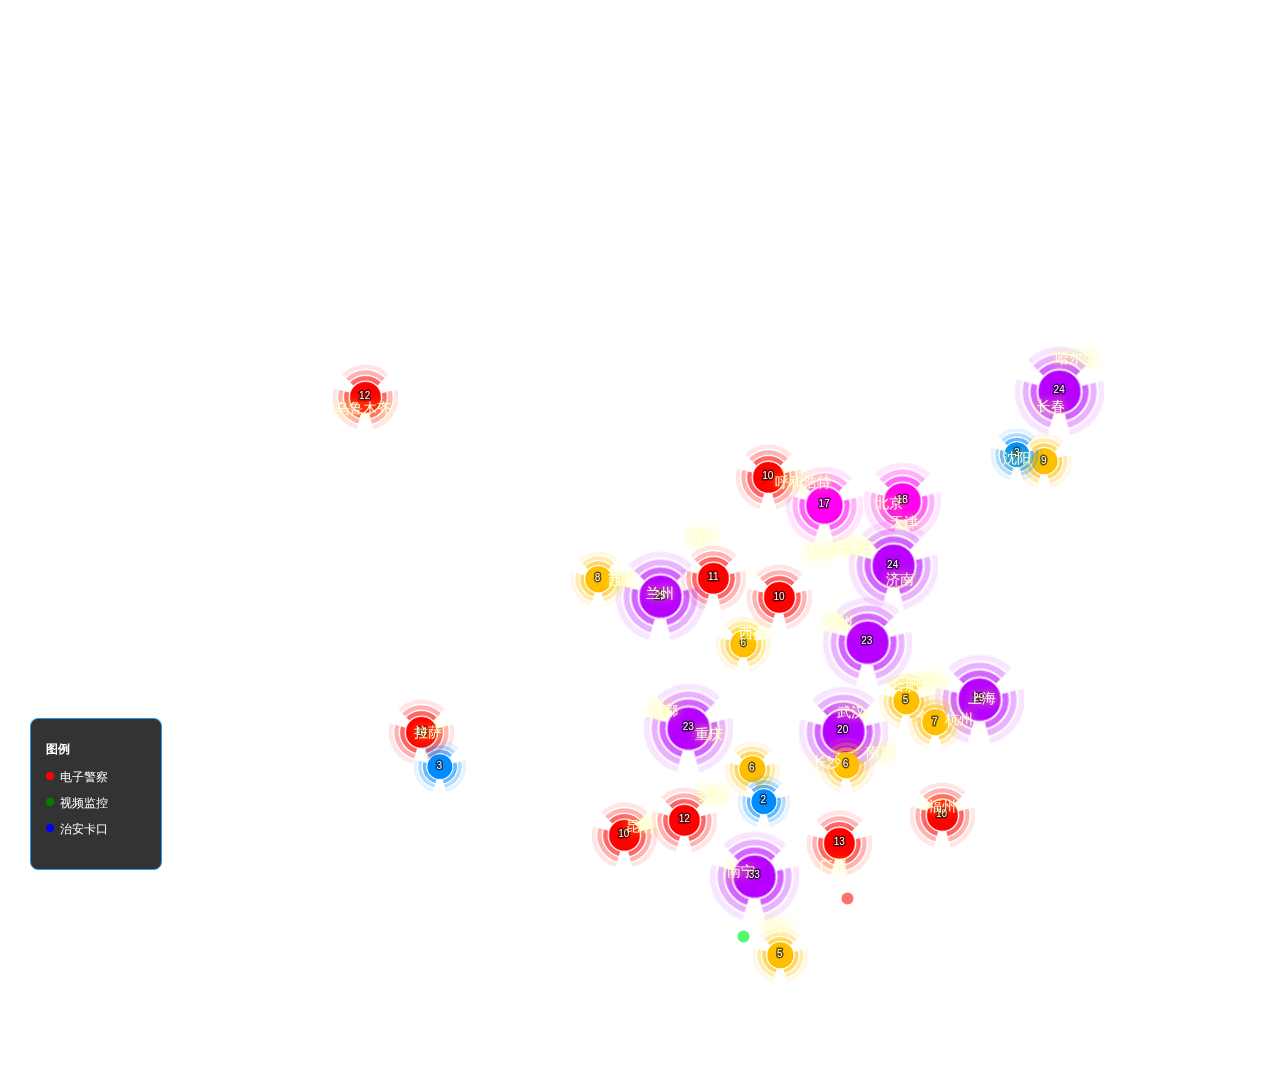
<file: src/car1.html>
<!DOCTYPE html>
<html>
  <head>
    <meta  charset="utf-8" />
    <title>安全系统模块</title>
    <meta content="width=device-width, initial-scale=1.0" name="viewport" />
    <meta content="" name="description" />
    <meta content="" name="author" />
    <!-- BEGIN MAP STYLES -->
    <link href="css/reset.css" rel="stylesheet" type="text/css">
    <link href="css/ol.css" rel="stylesheet" type="text/css">
    <link href="css/map.css" rel="stylesheet" type="text/css">
    <link href="css/car1.css" rel="stylesheet" type="text/css">
    <!-- END MAP STYLES -->
  </head>
  <!-- END HEAD -->
  <!-- BEGIN BODY -->
  <body class="page-header-fixed">

    <div id="omap" class="omap"></div>
    <div id="contextmenu_container" class="map-dropList">
      <ul>
        <li>平台</li>
        <li>视频</li>
      </ul>
    </div>

    <div class="container">
      <div class="card">
        <div class="header">
          <div class="left"></div>
          <div class="right"></div>
          <div class="center"></div>
        </div>
        <div class="middle">
          <div class="left"></div>
          <div class="context-menu">
            <h2>嫌疑车辆信息</h2>
            <div id="cardList" class="cards-list clearfix">
            </div>
          </div>
          <div class="right"></div>
        </div>
        <div class="footer">
          <div class="left"></div>
          <div class="bottom-line"></div>
          <div class="center"></div>
          <div class="bottom-line"></div>
          <div class="right"></div>
        </div>
      </div>
      <div class="card">
        <div class="header">
          <div class="left"></div>
          <div class="right"></div>
          <div class="center"></div>
        </div>
        <div class="middle">
          <div class="left"></div>
          <div class="content-list">
            <h2 data-el="roadName">成府路西向南方向</h2>
            <table id="tableInfo" class="table-info">
              <thead>
                <tr>
                  <th width="80">车牌号</th>
                  <th width="80">车辆颜色</th>
                  <th width="80">车型</th>
                  <th width="160">经过时间</th>
                  <th width="80">详情</th>
                </tr>
              </thead>
              <tbody id="tableTbody">
              </tbody>
            </table>
          </div>
          <div class="right"></div>
        </div>
        <div class="footer">
          <div class="left"></div>
          <div class="bottom-line"></div>
          <div class="center"></div>
          <div class="bottom-line"></div>
          <div class="right"></div>
        </div>
      </div>

    </div>  
    
    <div class="map-guide">
      <p>图例</p>
      <ul>
        <li><i class="dot dot-red"></i>电子警察</li>
        <li><i class="dot dot-green"></i>视频监控</li>
        <li><i class="dot dot-blue"></i>治安卡口</li>
      </ul>
    </div>
        
    <div id="popContainer" class="pop-container hide">
      <div class="content">
        <span id="closePopBtn" class="close-btn"></span>
        <h2>车辆详情</h2>
        <div class="left-info">
          <p>车牌号：<span data-el="popNumber"></span></p>
          <p>车辆颜色：<span data-el="popColor"></span></p>
          <p>车型：<span data-el="popBrand"></span></p>
          <p>地点：<span data-el="popRoadName"></span></p>
          <p>经过时间：<span data-el="popTime"></span></p>
          <p>嫌疑内容：<span data-el="popDangerReason"></span></p>
        </div>
        <div class="right-pic">
          <ul>
            <li>
              <p>车辆照片</p>
              <p class="station-pic"><img data-el="popCarPic" src="images/car.png" alt=""></p>
            </li>
          </ul>
        </div>
      </div>
    </div>
    <!-- END BODY -->
  
    <!-- BEGIN CORE PLUGINS -->
    <script src="js/jquery-1.10.1.min.js" type="text/javascript"></script>

    <!-- BEGIN MAP SCRIPTS -->
    <script src="js/data.js" type="text/javascript"></script>
    <script src="js/index.js" type="text/javascript"></script>
    <script src="js/ol.js" type="text/javascript"></script>
    <script src="js/omap.js" type="text/javascript"></script>
    <script src="js/map.min.js" type="text/javascript"></script>
    <script src="js/cluster.js" type="text/javascript"></script>
    <!--END MAP SCRIPTS -->
    
    <!-- 当前页面内容js部分 -->
    <script src="js/config.js" type="text/javascript"></script>
    <script src="js/car1Data.js" type="text/javascript"></script>
    <script src="js/car1.js" type="text/javascript"></script>

  </body>

</html>
</file>
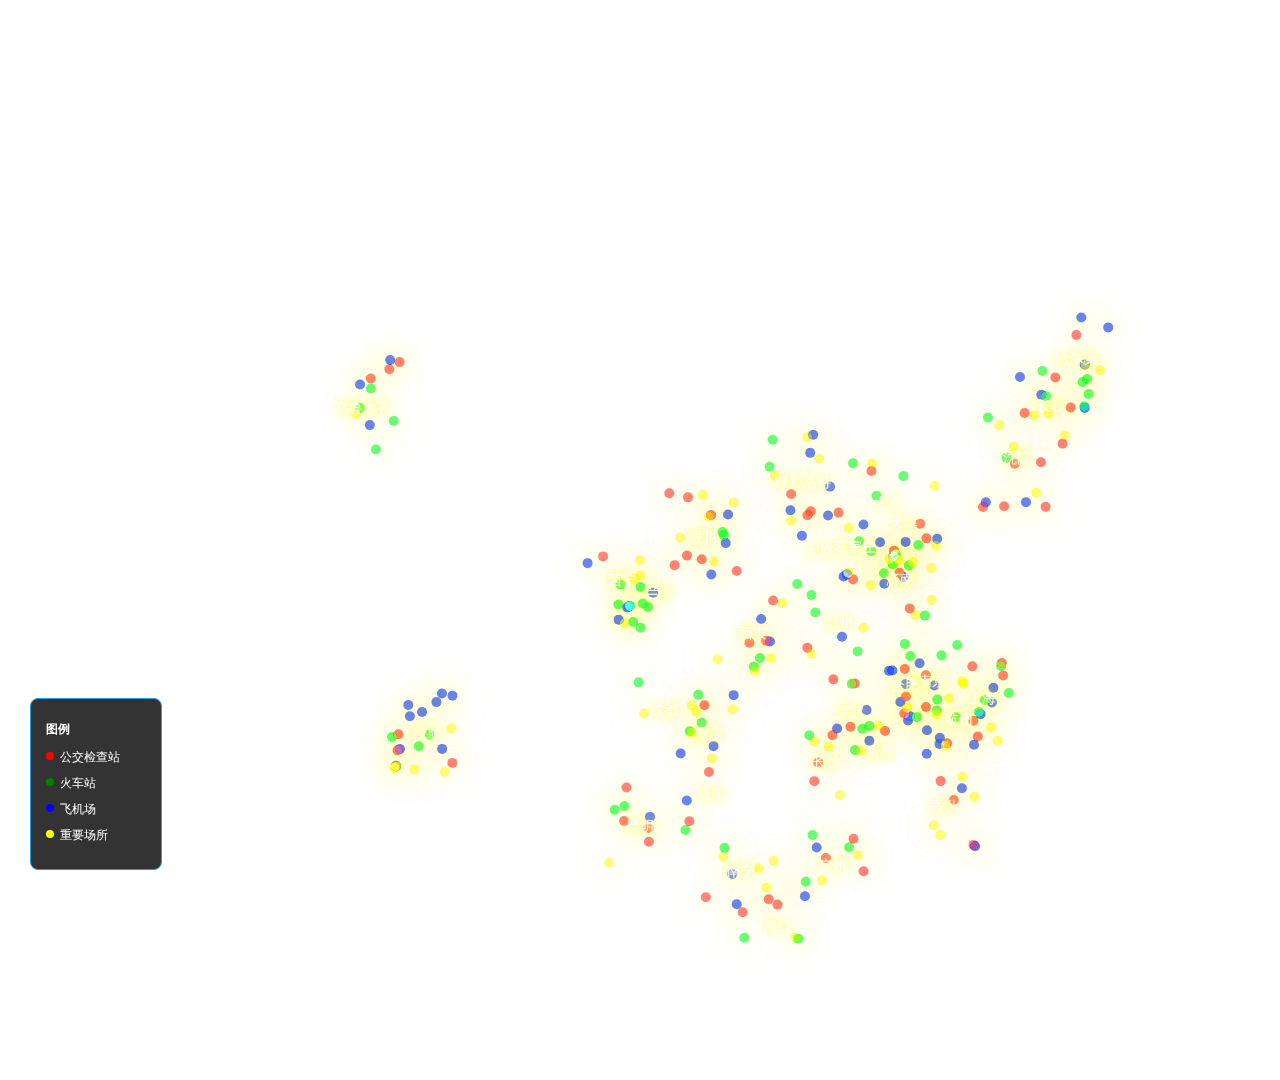
<file: src/person1.html>
<!DOCTYPE html>
<html>
	<head>
		<meta  charset="utf-8" />
		<title>安全系统模块</title>
		<meta content="width=device-width, initial-scale=1.0" name="viewport" />
		<meta content="" name="description" />
		<meta content="" name="author" />
		<!-- BEGIN MAP STYLES -->
		<link href="css/reset.css" rel="stylesheet" type="text/css">
		<link href="css/ol.css" rel="stylesheet" type="text/css">
		<link href="css/map.css" rel="stylesheet" type="text/css">
		<link href="css/person.css" rel="stylesheet" type="text/css">
		<!-- END MAP STYLES -->
	</head>
	<!-- END HEAD -->
	<!-- BEGIN BODY -->
	<body class="page-header-fixed">

    <div id="omap" class="omap"></div>
		<div id="contextmenu_container" class="map-dropList">
			<ul>
				<li>平台</li>
				<li>视频</li>
			</ul>
		</div>

	  <div class="container">
	  	<div class="card">
	  		<div class="header">
	  			<div class="left"></div>
	  			<div class="right"></div>
	  			<div class="center"></div>
	  		</div>
	  		<div class="middle">
	  			<div class="left"></div>
					<div class="context-menu">
						<h2>嫌疑人信息</h2>
						<div id="cardList" class="cards-list clearfix">
						</div>
					</div>
					<div class="right"></div>
				</div>
				<div class="footer">
					<div class="left"></div>
					<div class="bottom-line"></div>
					<div class="center"></div>
					<div class="bottom-line"></div>
					<div class="right"></div>
				</div>
			</div>
	  	<div class="card">
	  		<div class="header">
	  			<div class="left"></div>
	  			<div class="right"></div>
	  			<div class="center"></div>
	  		</div>
	  		<div class="middle">
	  			<div class="left"></div>
					<div class="content-list">
						<h2 data-el="checkStation"></h2>
						<table id="tableInfo" class="table-info">
							<thead>
								<tr>
									<th width="80">姓名</th>
									<th width="50">性别</th>
									<th width="50">年龄</th>
									<th width="100">时间</th>
									<th width="160">嫌疑原因</th>
									<th width="60">详情</th>
								</tr>
							</thead>
							<tbody id="tableTbody">
							</tbody>
						</table>
					</div>
					<div class="right"></div>
				</div>
				<div class="footer">
					<div class="left"></div>
					<div class="bottom-line"></div>
					<div class="center"></div>
					<div class="bottom-line"></div>
					<div class="right"></div>
				</div>
			</div>
	  </div>  
		
		<div class="map-guide">
			<p>图例</p>
			<ul>
				<li><i class="dot dot-red"></i>公交检查站</li>
				<li><i class="dot dot-green"></i>火车站</li>
				<li><i class="dot dot-blue"></i>飞机场</li>
				<li><i class="dot dot-yellow"></i>重要场所</li>
			</ul>
		</div>

		<div id="popContainer" class="pop-container hide">
			<div class="content">
				<span id="closePopBtn" class="close-btn"></span>
				<h2>人员过检详情</h2>
				<div class="left-info">
					<img data-el="popAvatar" src="images/head.png">
					<p>姓名：<span data-el="popName"></span></p>
					<p>性别：<span data-el="popGender"></span></p>
					<p>年龄：<span data-el="popAge"></span></p>
					<p>身份证号：<span data-el="popId"></span></p>
					<p>时间：<span data-el="popTime"></span></p>
					<p>地点：<span data-el="popCheckStation"></span></p>
					<p>嫌疑内容：<span data-el="popDangerReason"></span></p>
				</div>
				<div class="right-pic">
					<ul>
						<li>
							<p>携带包裹X光图</p>
							<p class="station-pic"><img data-el="popXRay" src="images/X-ray.png" alt=""></p>
						</li>
						<li>
							<p>毫米波图</p>
							<p class="station-pic"><img data-el="popMmRay" src="images/mm-ray.png" alt=""></p>
						</li>
					</ul>
				</div>
			</div>
		</div>
		<!-- END BODY -->
		<!-- <div id="videoPop" class="pop-container hide">
			<div class="content">
				<span id="closeVideoPopBtn" class="close-btn"></span>
				<h2>过检视频</h2>
				<video id="myVideo" width="100%" height="503px" src="http://www.runoob.com/try/demo_source/movie.mp4" controls loop></video>
			</div>
		</div> -->
	
		<!-- BEGIN CORE PLUGINS -->
		<script src="js/jquery-1.10.1.min.js" type="text/javascript"></script>

		<!-- BEGIN MAP SCRIPTS -->
		<script src="js/data.js" type="text/javascript"></script>
		<script src="js/index.js" type="text/javascript"></script>
		<script src="js/ol.js" type="text/javascript"></script>
		<script src="js/omap.js" type="text/javascript"></script>
		<script src="js/map.min.js" type="text/javascript"></script>
		<script src="js/cluster.js" type="text/javascript"></script>
		<!--END MAP SCRIPTS -->
		
		<!-- 当前页面内容js部分 -->
		<script src="js/config.js" type="text/javascript"></script>
		<script src="js/personData.js" type="text/javascript"></script>
		<script src="js/person1.js" type="text/javascript"></script>

	</body>

</html>
</file>
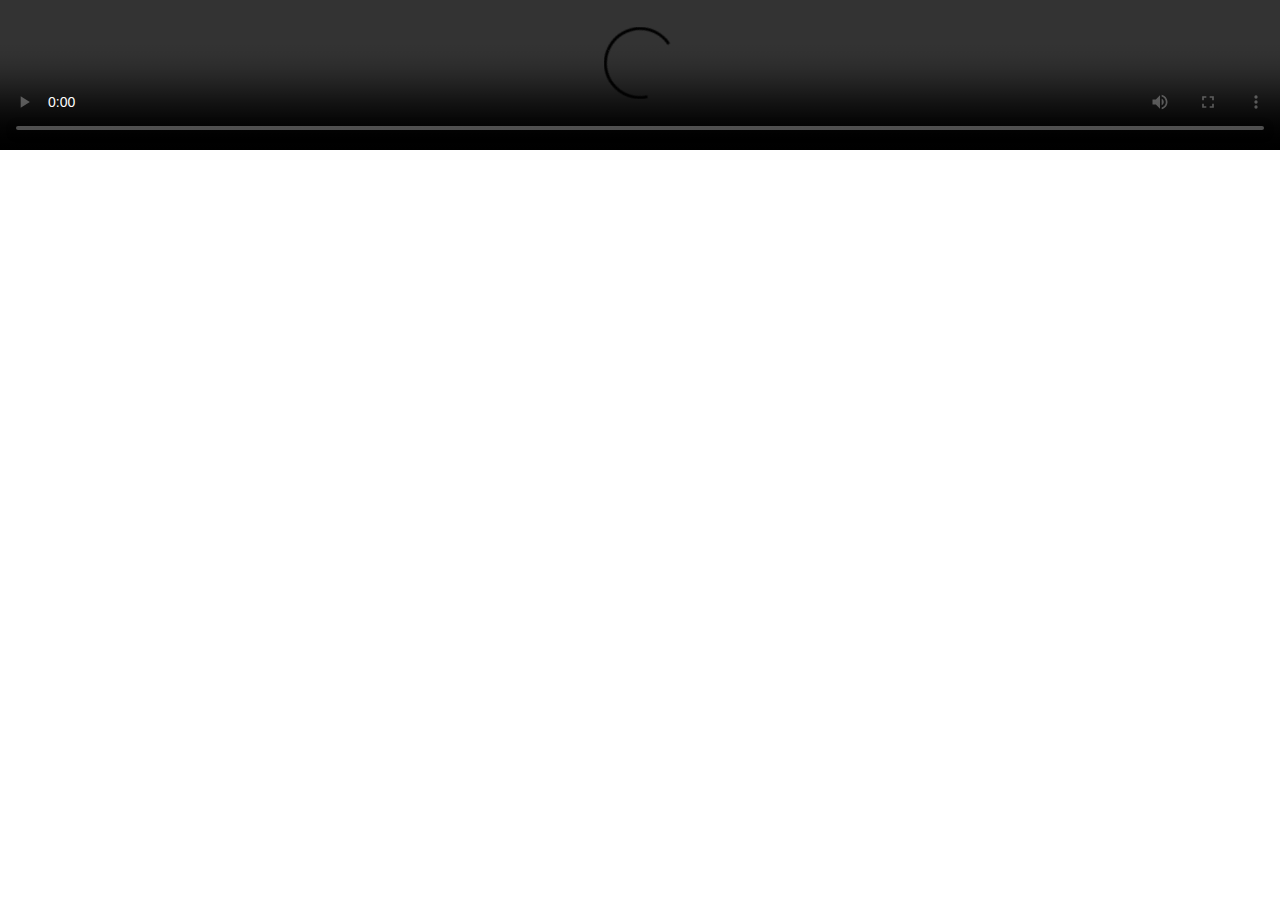
<file: src/video.html>
<!DOCTYPE html>
<html lang="en">
<head>
  <meta charset="UTF-8">
  <title>video</title>
</head>
<body style="margin: 0;padding: 0;">
  <video src="http://www.runoob.com/try/demo_source/movie.mp4" width="100%" loop autoplay controls></video>
</body>
</html>
</file>
<file: src/css/ol.css>
.ol-box{box-sizing:border-box;border-radius:2px;border:2px solid #00f}.ol-mouse-position{top:8px;right:8px;position:absolute}.ol-scale-line{background:rgba(0,60,136,.3);border-radius:4px;bottom:8px;left:8px;padding:2px;position:absolute}.ol-scale-line-inner{border:1px solid #eee;border-top:none;color:#eee;font-size:10px;text-align:center;margin:1px;will-change:contents,width}.ol-overlay-container{will-change:left,right,top,bottom}.ol-unsupported{display:none}.ol-unselectable,.ol-viewport{-webkit-touch-callout:none;-webkit-user-select:none;-moz-user-select:none;-ms-user-select:none;user-select:none;-webkit-tap-highlight-color:transparent}.ol-selectable{-webkit-touch-callout:default;-webkit-user-select:auto;-moz-user-select:auto;-ms-user-select:auto;user-select:auto}.ol-grabbing{cursor:-webkit-grabbing;cursor:-moz-grabbing;cursor:grabbing}.ol-grab{cursor:move;cursor:-webkit-grab;cursor:-moz-grab;cursor:grab}.ol-control{position:absolute;background-color:rgba(255,255,255,.4);border-radius:4px;padding:2px}.ol-control:hover{background-color:rgba(255,255,255,.6)}.ol-zoom{top:.5em;left:.5em}.ol-rotate{top:.5em;right:.5em;transition:opacity .25s linear,visibility 0s linear}.ol-rotate.ol-hidden{opacity:0;visibility:hidden;transition:opacity .25s linear,visibility 0s linear .25s}.ol-zoom-extent{top:4.643em;left:.5em}.ol-full-screen{right:.5em;top:.5em}@media print{.ol-control{display:none}}.ol-control button{display:block;margin:1px;padding:0;color:#fff;font-size:1.14em;font-weight:700;text-decoration:none;text-align:center;height:1.375em;width:1.375em;line-height:.4em;background-color:rgba(0,60,136,.5);border:none;border-radius:2px}.ol-control button::-moz-focus-inner{border:none;padding:0}.ol-zoom-extent button{line-height:1.4em}.ol-compass{display:block;font-weight:400;font-size:1.2em;will-change:transform}.ol-touch .ol-control button{font-size:1.5em}.ol-touch .ol-zoom-extent{top:5.5em}.ol-control button:focus,.ol-control button:hover{text-decoration:none;background-color:rgba(0,60,136,.7)}.ol-zoom .ol-zoom-in{border-radius:2px 2px 0 0}.ol-zoom .ol-zoom-out{border-radius:0 0 2px 2px}.ol-attribution{text-align:right;bottom:.5em;right:.5em;max-width:calc(100% - 1.3em)}.ol-attribution ul{margin:0;padding:0 .5em;font-size:.7rem;line-height:1.375em;color:#000;text-shadow:0 0 2px #fff}.ol-attribution li{display:inline;list-style:none;line-height:inherit}.ol-attribution li:not(:last-child):after{content:" "}.ol-attribution img{max-height:2em;max-width:inherit;vertical-align:middle}.ol-attribution button,.ol-attribution ul{display:inline-block}.ol-attribution.ol-collapsed ul{display:none}.ol-attribution.ol-logo-only ul{display:block}.ol-attribution:not(.ol-collapsed){background:rgba(255,255,255,.8)}.ol-attribution.ol-uncollapsible{bottom:0;right:0;border-radius:4px 0 0;height:1.1em;line-height:1em}.ol-attribution.ol-logo-only{background:0 0;bottom:.4em;height:1.1em;line-height:1em}.ol-attribution.ol-uncollapsible img{margin-top:-.2em;max-height:1.6em}.ol-attribution.ol-logo-only button,.ol-attribution.ol-uncollapsible button{display:none}.ol-zoomslider{top:4.5em;left:.5em;height:200px}.ol-zoomslider button{position:relative;height:10px}.ol-touch .ol-zoomslider{top:5.5em}.ol-overviewmap{left:.5em;bottom:.5em}.ol-overviewmap.ol-uncollapsible{bottom:0;left:0;border-radius:0 4px 0 0}.ol-overviewmap .ol-overviewmap-map,.ol-overviewmap button{display:inline-block}.ol-overviewmap .ol-overviewmap-map{border:1px solid #7b98bc;height:150px;margin:2px;width:150px}.ol-overviewmap:not(.ol-collapsed) button{bottom:1px;left:2px;position:absolute}.ol-overviewmap.ol-collapsed .ol-overviewmap-map,.ol-overviewmap.ol-uncollapsible button{display:none}.ol-overviewmap:not(.ol-collapsed){background:rgba(255,255,255,.8)}.ol-overviewmap-box{border:2px dotted rgba(0,60,136,.7)}.ol-overviewmap .ol-overviewmap-box:hover{cursor:move}
</file>
<file: src/css/map.css>
.ol-zoom,.ol-rotat,.ol-scale-line, .ol-mouse-position{
    display: none;
}
.ol-overlay-container{
    z-index: 999;
}
html,body{
    width: 100%;
    height: 100%;
    overflow: hidden;
}
.omap{
    width: 100%;
    height: 100%;
}
.contextmenu{
    position: absolute;
    top: 100%;
    width: 120px;
    height:auto;
    z-index: 9;
    background-color: #ffffff;
}

.contextmenu ul{
    width: 100%;
    padding: 6px 2px 0 2px;
    list-style: none;
}
.contextmenu > ul > li{
    width: 100%;
    text-align: center;
    padding: 5px 0;
}
.contextmenu > ul > li:hover{
    background-color: rgba(0, 0, 255, 0.5);
}
</file>
<file: src/css/car1.css>
html{
  width: 100%;
  height: 100%;
  overflow: scroll;
  font-family: microsoft yahei;
}

body{
  width: 1920px;
  height: 1080px;
  overflow: scroll;
  position: relative;
}


/* 地图单击浮层样式 */
.map-dropList{
  width: 150px;
  height: 60px;
  text-align: center;
  background: transparent;
  font-size: 14px;
  line-height: 14px;
  color: #333;
  position: relative;
}

.map-dropList ul li{
  width: 60px;
  height: 60px;
  line-height: 60px;
  border-radius: 50%;
  background: rgba(8, 162, 141, 0.8);
  color: #fff;
  font-size: 14px;
  text-align: center;
  display: inline-block;
  position: absolute;
  top: 0;
  left: 45px;
  transform: scale3d(0.2, 0.2, 1);
  transition: left .2s ease-in, transform .2s ease-in;
  cursor: pointer;
}
.map-dropList ul li a{
  color: inherit;
  text-decoration: none;
}
.map-dropList ul li span{
  width: 50px;
  height: 50px;
  line-height: 50px;
  border-radius: 50%;
  background: rgba(8, 162, 141, 0.7);
  position: absolute;
  left: 5px;
  top: 5px;
  transition: left .2s, top .2s, transform .2s;
  transform: scale3d(0, 0, 1);
  display: inline-block;
}

.map-dropList ul li.pop-list1{
  transform: scale3d(1, 1, 1);
  left: 0;
}
.map-dropList ul li.pop-list2{
  transform: scale3d(1, 1, 1);
  left: 90px;
}
.map-dropList ul li.pop-list2 .dot1{
  transform: scale3d(1, 1, 1);
  top: -60px;
}

.map-dropList ul li.pop-list2 .dot2{
  transform: scale3d(1, 1, 1);
  left: 70px;
}

.map-dropList ul li.pop-list2 .dot3{
  transform: scale3d(1, 1, 1);
  top: 70px;
}

/* 检查站信息浮层容器 */
.container{
  margin: 0;
  padding: 0;
  position: absolute;
  right: 30px;
  top: 30px;
  width:  550px;
  max-height: 1020px;
  background: transparent;
  border-radius: 10px;
  overflow: hidden;
  z-index: 1000;
}

.container .header{
  width: 100%;
  height: 30px;
}
.container .header .left{
  width: 30px;
  height: 30px;
  display: inline-block;
  float: left;
  background: url('../images/left-top.png') no-repeat center center;
}
.container .header .right{
  width: 30px;
  height: 30px;
  display: inline-block;
  float: right;
  background: url('../images/right-top.png') no-repeat center center;
}
.container .header .center{
  margin-right: 30px;
  margin-left: 30px;
  display: block;
  height: 30px;
  background: url('../images/top-line.png') repeat-x center center;
}
.container .middle{
  display: flex;
}
.container .middle .left{
  width: 30px;
  background: url('../images/left-line.png') repeat-y 1px center;
}
.container .card{
  flex: 1;
  margin-bottom: 30px;
}
.container .middle .right{
  width: 30px;
  background: url('../images/right-line.png') repeat-y right center;
}
.container .footer{
  width: 100%;
  height: 30px;
  display: flex;
}
.container .footer .left{
  width: 30px;
  height: 30px;
  display: inline-block;
  background: url('../images/left-bottom.png') no-repeat center center;
}
.container .footer .right{
  width: 30px;
  height: 30px;
  display: inline-block;
  background: url('../images/right-bottom.png') no-repeat center center;
}
.container .footer .bottom-line{
  height: 30px;
  flex: 1;
  display: inline-block;
  background: url('../images/bottom-line.png') repeat-x center center;
}
.container .footer .center{
  width: 230px;
  height: 30px;
  background: url('../images/bottom-shape.png') no-repeat center -1px;
}

/* 信息卡片及列表浮层样式 */
.context-menu, .content-list{
  width: 100%;
  max-height: 500px;
  box-sizing: border-box;
  /* border-bottom: 1px dashed #fff; */
  /* padding: 30px; */
  background: rgba(0, 0, 0, 0.8)
}
.context-menu h2, .content-list h2{
  color: #fff;
  background: url('../images/title-bg.png') no-repeat bottom center;
  height: 40px;
  padding-left: 20px;
}


/* 擦片列表样式 */
.context-menu .cards-list{
  width: 100%;
  max-height: 350px;
  box-sizing: border-box;
  overflow-y: scroll;
  margin-top: 10px;
  font-size: 14px;
}
.context-menu .menu-card{
  width: 100%;
  height: 134px;
  font-size: 14px;
  float: left;
  margin-bottom: 20px;
  padding: 15px;
  line-height: 1.5;
  box-sizing: border-box;
  color: #666;
  background: url('../images/car-card.png') no-repeat left bottom;
  position: relative;
  top: 15px;
  transition: background .3s ease-in, top .3s ease-in; 
  overflow: hidden;
}
.context-menu .flowIn{
  top: 0;
}
.context-menu .menu-card p{
    white-space: nowrap;
    overflow: hidden;
    text-overflow: ellipsis;
    padding-right: 40%;
    white-space: nowrap;
    overflow: hidden;
    text-overflow: ellipsis;
    color: #46ceff;

}
.context-menu .menu-card p:last-child{
  position: relative;
}
.context-menu .menu-card span{
    color: #fff;
}
.context-menu .menu-card span.info{
  position: absolute;
  right: 40%;
  top: 0;
  margin-right: 20px;
  display: inline-block;
  float: right;
  line-height: 1.5;
  background: url('../images/detail-blue-normal.png') no-repeat center center/contain;
  font-size: 12px;
  padding: 1px 10px;
  color: #fff;
  vertical-align: top;
  cursor: pointer;
}
.context-menu .menu-card span.info:hover{
  background: url('../images/detail-blue-hover.png') no-repeat center center/contain;
}
.context-menu .menu-card img{
  position: absolute;
  right: 0;
  top: 0;
  max-width: 40%;
  height: 131px;
  border:  1px solid #299ce9;
}

.map-guide{
  width: 100px;
  height: 120px;
  background: rgba(0, 0, 0, 0.8);
  border: 1px solid #299ce9;
  border-radius: 8px;
  padding: 15px;
  position: fixed;
  bottom: 30px;
  left: 30px;
  font-size: 12px;
  z-index: 1000;
}
.map-guide p{
  color: #fff;
  line-height: 30px;
  font-weight: bold;
}
.map-guide ul li{
  height: 26px;
  line-height: 26px;
  color: #fff;
  text-align: left
}
.map-guide ul li .dot{
  width: 8px;
  height: 8px;
  border-radius: 4px;
  display: inline-block;
  margin-right: 6px;
  vertical-align: top;
  margin-top: 8px;
}
.map-guide ul li .dot-red{
  background: red
}
.map-guide ul li .dot-green{
  background: green
}
.map-guide ul li .dot-blue{
  background: blue
}
.map-guide ul li .dot-yellow{
  background: yellow
}

/* 检查站人员列表 */
.content-list{
  border-bottom: 0;
}

/* 人员table */
.table-info{
  table-layout: fixed;
  margin-top: 20px;
  background: rgba(0, 0, 0, 0.8);
  border-radius: 5px;
}

/* 表格标题行 */
.table-info thead tr{
  height: 45px;
  border-top: 2px solid #403c46;
  border-bottom: 1px solid #403c46;
  display: table;
  table-layout: fixed;
  color: #46ceff;
  background: #00182a;
}

/* 表格内容行 */
.table-info tbody{
  max-height: 358px;
  overflow-y: hidden;
  display: block;
}
.table-info tbody tr{
  height: 35px;
  border-bottom: 1px solid #403c46;
  font-size: 12px;
  display: table;
  table-layout: fixed;
  color: #fff;
}
.table-info tbody tr:last-child{
  border-bottom: 0;
}

/* 表格单项内容 */
.table-info th, .table-info td{
  text-align: center;
  padding: 0 10px;
  vertical-align: middle
}
.table-info tbody tr td:first-child{
  width: 80px;
}
.table-info tbody tr td:nth-last-child(2){
  width: 160px;
}
.table-info tbody tr td:nth-child(2), .table-info tbody tr td:nth-child(3){
  width: 80px;
}
.table-info tbody tr td:last-child{
  color: #fff;
  cursor: pointer;
  width: 60px;
  background: url('../images/detail-green-normal.png') no-repeat center center;
}
.table-info tbody tr td:last-child:hover{
  color: #fff;
  cursor: pointer;
  width: 60px;
  background: url('../images/detail-green-hover.png') no-repeat center center;
}


/* 嫌疑行内容样式 */
.table-info tbody tr.danger {
  color: red;
}

.table-info tbody tr.danger td:last-child{
  color: #fff;
  background: url('../images/detail-red-normal.png') no-repeat center center;
}
.table-info tbody tr.danger td:last-child:hover{
  color: #fff;
  background: url('../images/detail-red-hover.png') no-repeat center center;
}



/* 人员详情弹窗 */
.pop-container{
  position: fixed;
  left: 0;
  top: 0;
  width: 100%;
  height: 100%;
  background: rgba(0, 0, 0, 0.5);
  z-index: 1001;
}
.pop-container .content{
  position: absolute;
  left: 0;
  top: 0;
  right: 0;
  bottom: 0;
  margin: auto;
  z-index: 2;
  width: 800px;
  height: 600px;
  background: url('../images/detail-car-box.png') no-repeat center center;
  border-radius: 10px;
  box-shadow: 0 0 5px 5px rgba(0,0,0,0.1);
  padding-bottom: 20px;
  color: #fff;
}
.close-btn{
  position: absolute;
  right: 30px;
  top: 15px;
  background: url('../images/close.png') no-repeat center center/contain;
  display: inline-block;
  width: 20px;
  height: 20px;
  cursor: pointer;
}
.pop-container .content h2{
  height: 50px;
  line-height: 50px;
  margin-bottom: 30px;
  font-size: 20px;
  text-align: center
}
.left-info{
  width: 40%;
  padding: 0 20px;
  float: left;
  font-size: 0;
  box-sizing: border-box;
  position: relative;
}
.left-info img{
  position: absolute;
  right: 25px;
  top: 0px;
  width: 120px;
  max-height: 150px;
}
.left-info p{
  line-height: 1.5;
  font-size: 16px;
  color: #666;
  font-weight: bold;
  margin: 20px 0;
}
.left-info p span{
  color: #333;
}

.right-pic{
  width: 60%;
  float: right;
  padding: 0 20px;
  box-sizing: border-box;
}
.right-pic ul li{
  font-size: 16px;
  font-weight: bold;
}
.right-pic ul li p.station-pic{
  text-align: left;
}
.right-pic ul li img{
  margin-top: 10px;
  margin-bottom: 20px;
  min-width: 60%;
  max-width: 100%; 
  max-height: 400px;
}



.close-btn{
  position: absolute;
  right: 10px;
  top: 15px;
  background: url('../images/close.png') no-repeat center center/contain;
  display: inline-block;
  width: 50px;
  height: 25px;
  cursor: pointer;
  opacity: 0;
}
.pop-container .content h2{
  height: 80px;
  line-height: 90px;
  margin-bottom: 0px;
  font-size: 25px;
  text-align: center
}
.left-info{
  width: 40%;
  padding: 20px 40px;
  float: left;
  font-size: 0;
  box-sizing: border-box;
  position: relative;
}
.left-info img{
  position: absolute;
  right: 40px;
  top: 30px;
  width: 60px;
  max-height: 60px;
  border:  1px solid #299ce9;
}
.left-info p{
  line-height: 1.5;
  font-size: 14px;
  color: #46ceff;
  margin: 10px 0;
  padding-left: 20px;
}
.left-info p span{
  color: #fff;
}

.right-pic{
  width: 60%;
  float: right;
  padding: 20px 20px;
  box-sizing: border-box;
  padding-left: 45px;
}
.right-pic ul li{
  font-size: 16px;
  color: #46ceff;
}
.right-pic ul li p.station-pic{
  text-align: left;
}
.right-pic ul li img{
  margin-top: 10px;
  margin-bottom: 20px;
  max-width: 100%; 
  max-height: 500px;
  border: 1px solid #299ce9;
}
</file>
<file: src/css/person.css>
html{
  width: 100%;
  height: 100%;
  overflow: scroll;
  font-family: microsoft yahei;
}

body{
  width: 1920px;
  height: 1080px;
  overflow: scroll;
  position: relative;
}


/* 地图单击浮层样式 */
.map-dropList{
  width: 150px;
  height: 60px;
  text-align: center;
  background: transparent;
  font-size: 14px;
  line-height: 14px;
  color: #333;
  position: relative;
}

.map-dropList ul li{
  width: 60px;
  height: 60px;
  line-height: 60px;
  border-radius: 50%;
  background: rgba(8, 162, 141, 0.8);
  color: #fff;
  font-size: 14px;
  text-align: center;
  display: inline-block;
  position: absolute;
  top: 0;
  left: 45px;
  transform: scale3d(0.2, 0.2, 1);
  transition: left .2s ease-in, transform .2s ease-in;
  cursor: pointer;
}
.map-dropList ul li a{
  color: inherit;
  text-decoration: none;
}
.map-dropList ul li span{
  width: 50px;
  height: 50px;
  line-height: 50px;
  border-radius: 50%;
  background: rgba(8, 162, 141, 0.7);
  position: absolute;
  left: 5px;
  top: 5px;
  transition: left .2s, top .2s, transform .2s;
  transform: scale3d(0, 0, 1);
  display: inline-block;
}

.map-dropList ul li.pop-list1{
  transform: scale3d(1, 1, 1);
  left: 0;
}
.map-dropList ul li.pop-list2{
  transform: scale3d(1, 1, 1);
  left: 90px;
}
.map-dropList ul li.pop-list2 .dot1{
  transform: scale3d(1, 1, 1);
  top: -60px;
}

.map-dropList ul li.pop-list2 .dot2{
  transform: scale3d(1, 1, 1);
  left: 70px;
}

.map-dropList ul li.pop-list2 .dot3{
  transform: scale3d(1, 1, 1);
  top: 70px;
}

/* 检查站信息浮层容器 */
.container{
  margin: 0;
  padding: 0;
  position: absolute;
  right: 30px;
  top: 30px;
  width:  600px;
  max-height: 1020px;
  /* background: rgba(255,255,255,0.8); */
  border-radius: 10px;
  overflow: hidden;
  z-index: 1000;
}

.container .header{
  width: 100%;
  height: 30px;
}
.container .header .left{
  width: 30px;
  height: 30px;
  display: inline-block;
  float: left;
  background: url('../images/left-top.png') no-repeat center center;
}
.container .header .right{
  width: 30px;
  height: 30px;
  display: inline-block;
  float: right;
  background: url('../images/right-top.png') no-repeat center center;
}
.container .header .center{
  margin-right: 30px;
  margin-left: 30px;
  display: block;
  height: 30px;
  background: url('../images/top-line.png') repeat-x center center;
}
.container .middle{
  display: flex;
}
.container .middle .left{
  width: 30px;
  background: url('../images/left-line.png') repeat-y 1px center;
}
.container .card{
  flex: 1;
  margin-bottom: 30px;
}
.container .middle .right{
  width: 30px;
  background: url('../images/right-line.png') repeat-y right center;
}
.container .footer{
  width: 100%;
  height: 30px;
  display: flex;
}
.container .footer .left{
  width: 30px;
  height: 30px;
  display: inline-block;
  background: url('../images/left-bottom.png') no-repeat center center;
}
.container .footer .right{
  width: 30px;
  height: 30px;
  display: inline-block;
  background: url('../images/right-bottom.png') no-repeat center center;
}
.container .footer .bottom-line{
  height: 30px;
  flex: 1;
  display: inline-block;
  background: url('../images/bottom-line.png') repeat-x center center;
}
.container .footer .center{
  width: 230px;
  height: 30px;
  background: url('../images/bottom-shape.png') no-repeat center -1px;
}


/* 信息卡片及列表浮层样式 */
.context-menu, .content-list{
  width: 100%;
  max-height: 500px;
  box-sizing: border-box;
  background: rgba(0, 0, 0, 0.8)
}
.context-menu h2, .content-list h2{
  color: #fff;
  background: url('../images/title-bg.png') no-repeat bottom center;
  height: 40px;
  padding-left: 20px;
}


/* 擦片列表样式 */
.context-menu .cards-list{
  width: 100%;
  max-height: 350px;
  box-sizing: border-box;
  overflow-y: scroll;
  margin-top: 20px;
  font-size: 14px;
}
.context-menu .menu-card{
  width: 48%;
  height: 158px;
  font-size: 14px;
  float: left;
  margin-bottom: 20px;
  margin-right: 2%;
  border-radius: 5px;
  padding: 15px;
  line-height: 1.5;
  box-sizing: border-box;
  color: #666;
  background: url('../images/person-card.png') no-repeat center bottom;
  position: relative;
  top: 15px;
  transition: top .3s ease-in; 
}
.context-menu .flowIn{
  top: 0;
}
.context-menu .menu-card:nth-child(2n){
  margin-right: 0;
  margin-left: 2%;
}
/* .context-menu .menu-card:last-child, .context-menu .menu-card:nth-last-child(2){
  margin-bottom: 0;
} */
.context-menu .menu-card p{
    white-space: nowrap;
    overflow: hidden;
    text-overflow: ellipsis;
    color: #46ceff;
}
.context-menu .menu-card p:last-child{
  position: relative;
  padding-right: 50px;
}
.context-menu .menu-card span{
    color: #fff;
}
.context-menu .menu-card span.info{
  position: absolute;
  right: 0;
  top: 0;
  display: inline-block;
  float: right;
  line-height: 24px;
  width: 50px;
  height: 24px;
  background: url('../images/detail-blue-normal.png') no-repeat center center/contain;
  font-size: 12px;
  color: #fff;
  vertical-align: top;
  cursor: pointer;
  text-align: center;
}
.context-menu .menu-card span.info:hover{
  background: url('../images/detail-blue-hover.png') no-repeat center center/contain;
}
.context-menu .menu-card img{
  position: absolute;
  right: 15px;
  top: 15px;
  width: 55px;
  border: 1px solid #299ce9;
}



/* 检查站人员列表 */
.content-list{
  border-bottom: 0;
}

/* 人员table */
.table-info{
  table-layout: fixed;
  margin-top: 20px;
  /* background: rgba(255,255,255,0.8); */
  border-radius: 5px;
}

/* 表格标题行 */
.table-info thead tr{
  height: 45px;
  border-top: 2px solid #403c46;
  border-bottom: 1px solid #403c46;
  display: table;
  table-layout: fixed;
  color: #46ceff;
  background: #00182a;
}

/* 表格内容行 */
.table-info tbody{
  max-height: 358px;
  overflow-y: hidden;
  display: block;
}
.table-info tbody tr{
  height: 35px;
  border-bottom: 1px solid #403c46;
  font-size: 12px;
  display: table;
  table-layout: fixed;
  color: #fff;
}
.table-info tbody tr:last-child{
  border-bottom: 0;
}

/* 表格单项内容 */
.table-info th, .table-info td{
  text-align: center;
  padding: 0 10px;
  vertical-align: middle
}
.table-info tbody tr td:first-child{
  width: 80px;
}
.table-info tbody tr td:nth-last-child(2){
  width: 160px;
}
.table-info tbody tr td:nth-child(2), .table-info tbody tr td:nth-child(3){
  width: 50px;
}
.table-info tbody tr td:nth-child(4){
  width: 100px;
}
.table-info tbody tr td:last-child{
  color: #fff;
  cursor: pointer;
  width: 60px;
  background: url('../images/detail-green-normal.png') no-repeat center center;
}
.table-info tbody tr td:last-child:hover{
  color: #fff;
  cursor: pointer;
  width: 60px;
  background: url('../images/detail-green-hover.png') no-repeat center center;
}


/* 嫌疑行内容样式 */
.table-info tbody tr.danger {
  color: red;
}

.table-info tbody tr.danger td:last-child{
  color: #fff;
  background: url('../images/detail-red-normal.png') no-repeat center center;
}
.table-info tbody tr.danger td:last-child:hover{
  color: #fff;
  background: url('../images/detail-red-hover.png') no-repeat center center;
}

.map-guide{
  width: 100px;
  height: 140px;
  background: rgba(0 ,0 ,0 ,0.8);
  border: 1px solid #299ce9;
  border-radius: 8px;
  padding: 15px;
  position: fixed;
  bottom: 30px;
  left: 30px;
  font-size: 12px;
  z-index: 1000;
}
.map-guide p{
  color: #fff;
  line-height: 30px;
  font-weight: bold;
}
.map-guide ul li{
  height: 26px;
  line-height: 26px;
  color: #fff;
  text-align: left
}
.map-guide ul li .dot{
  width: 8px;
  height: 8px;
  border-radius: 4px;
  display: inline-block;
  margin-right: 6px;
  vertical-align: top;
  margin-top: 8px;
}
.map-guide ul li .dot-red{
  background: red
}
.map-guide ul li .dot-green{
  background: green
}
.map-guide ul li .dot-blue{
  background: blue
}
.map-guide ul li .dot-yellow{
  background: yellow
}

/* 人员详情弹窗 */
.pop-container{
  position: fixed;
  left: 0;
  top: 0;
  width: 100%;
  height: 100%;
  background: rgba(0, 0, 0, 0.5);
  z-index: 1001;
}
.pop-container .content{
  position: absolute;
  left: 0;
  top: 0;
  right: 0;
  bottom: 0;
  margin: auto;
  z-index: 2;
  width: 800px;
  height: 600px;
  background: url('../images/detail-box.png') no-repeat center center;
  border-radius: 10px;
  box-shadow: 0 0 5px 5px rgba(0,0,0,0.1);
  padding-bottom: 20px;
  color: #fff;
}
.close-btn{
  position: absolute;
  right: 10px;
  top: 15px;
  background: url('../images/close.png') no-repeat center center/contain;
  display: inline-block;
  width: 50px;
  height: 25px;
  cursor: pointer;
  opacity: 0;
}
.pop-container .content h2{
  height: 80px;
  line-height: 90px;
  margin-bottom: 0px;
  font-size: 25px;
  text-align: center
}
.left-info{
  width: 40%;
  padding: 20px 40px;
  float: left;
  font-size: 0;
  box-sizing: border-box;
  position: relative;
}
.left-info img{
  position: absolute;
  right: 40px;
  top: 30px;
  width: 60px;
  max-height: 60px;
  border:  1px solid #299ce9;
}
.left-info p{
  line-height: 1.5;
  font-size: 14px;
  color: #46ceff;
  margin: 10px 0;
  padding-left: 20px;
}
.left-info p span{
  color: #fff;
}

.right-pic{
  width: 60%;
  float: right;
  padding: 20px 20px;
  box-sizing: border-box;
  padding-left: 45px;
}
.right-pic ul li{
  font-size: 16px;
  color: #46ceff;
  height: 251px;
}
.right-pic ul li p.station-pic{
  text-align: left;
}
.right-pic ul li img{
  margin-top: 10px;
  margin-bottom: 20px;
  max-width: 90%; 
  max-height: 200px;
  border: 1px solid #299ce9;
}
</file>
